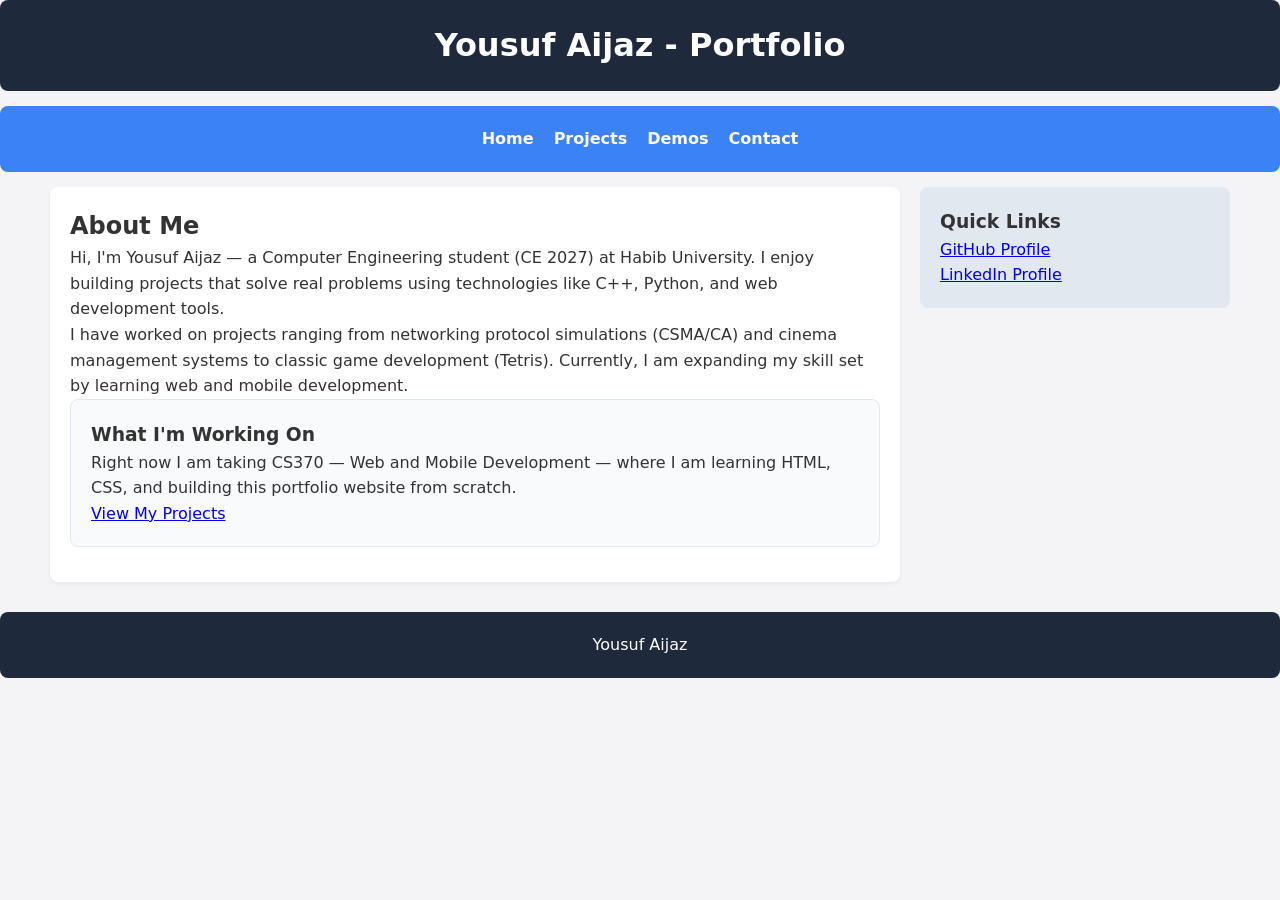
<file: index.html>
<!DOCTYPE html>
<html lang="en">

<head>
    <meta charset="UTF-8">
    <meta name="viewport" content="width=device-width , initial-scale=1.0">
    <title>My Portfolio</title>
    <link rel="stylesheet" href="mystyles.css">
</head>

<body>
    <header>
        <h1>Yousuf Aijaz - Portfolio</h1>
    </header>

    <nav>
        <a href="index.html">Home</a>
        <a href="projects.html">Projects</a>
        <a href="demos.html">Demos</a>
        <a href="contact.html">Contact</a>
    </nav>


    <div class="layout-wrapper">

        <main>
            <h2>About Me</h2>
            <p>Hi, I'm Yousuf Aijaz — a Computer Engineering student (CE 2027) at Habib University. I enjoy building projects that solve real problems using technologies like C++, Python, and web development tools.</p>

            <p>I have worked on projects ranging from networking protocol simulations (CSMA/CA) and cinema management systems to classic game development (Tetris). Currently, I am expanding my skill set by learning web and mobile development.</p>

            <article>
                <h3>What I'm Working On</h3>
                <p>Right now I am taking CS370 — Web and Mobile Development — where I am learning HTML, CSS, and building this portfolio website from scratch.</p>
                <a href="projects.html">View My Projects</a>
            </article>
        </main>

        <aside>
            <h3>Quick Links</h3>
            <p><a href="https://github.com/Yousuf7788">GitHub Profile</a></p>
            <p><a href="https://www.linkedin.com/in/yousuf-aijaz-319069333/">LinkedIn Profile</a></p>
        </aside>
    </div>

    <footer>Yousuf Aijaz</footer>
</body>
</html>
</file>
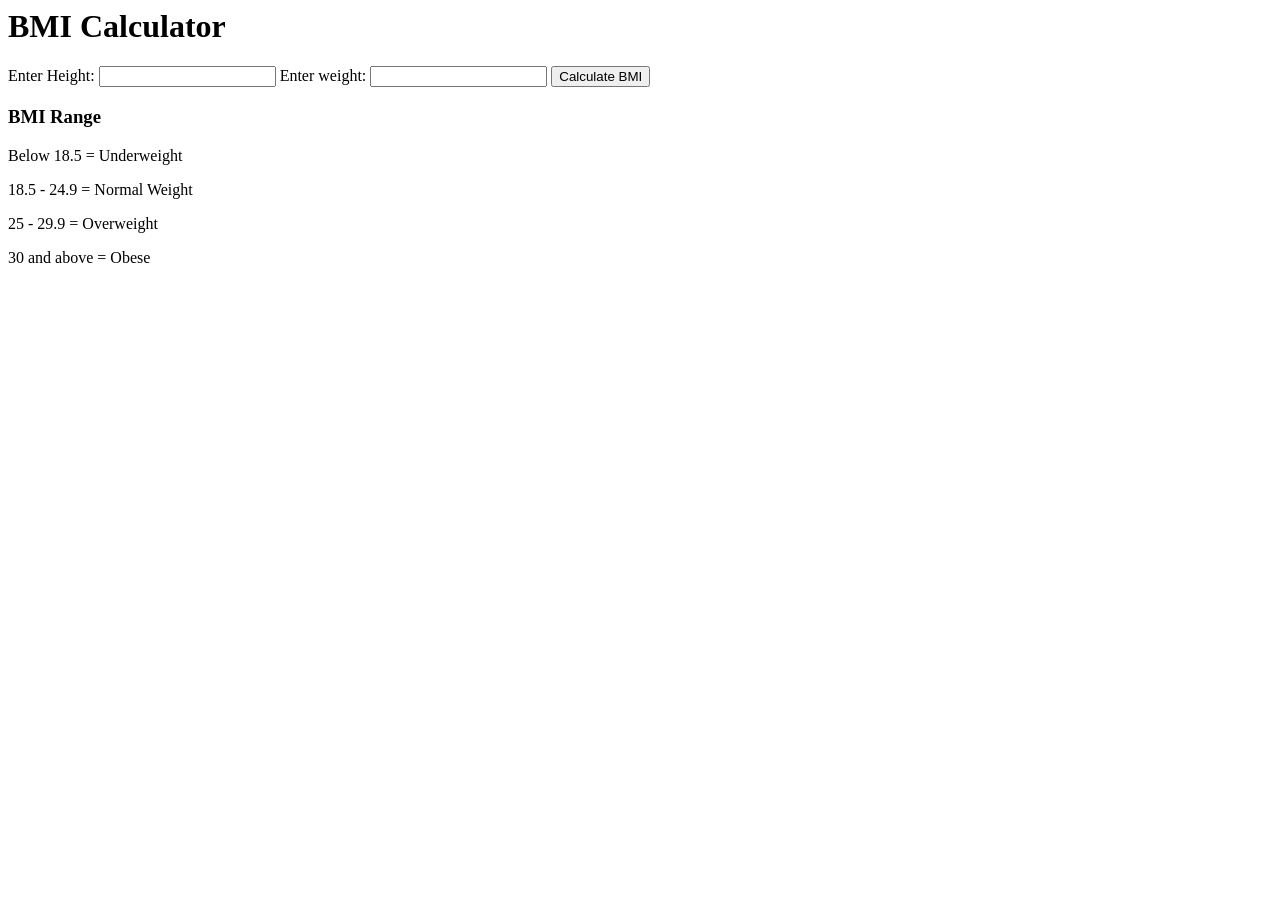
<file: BMI_calculator.html>
<html>
    <head>
        <title> BMI calculator</title>
    </head>

    <body>
        <div class="calculator">
        <h1>BMI Calculator</h1>

        <label>Enter Height:</label>
        <input type="number" id="height">

        <label>Enter weight:</label>
        <input type="number" id="weight">

        <button onclick="calculateBMI()">Calculate BMI</button>

        <div id="result"></div>

        <h3>BMI Range</h3>
        <p>Below 18.5 = Underweight</p>
        <p>18.5 - 24.9 = Normal Weight</p>
        <p>25 - 29.9 = Overweight</p>
        <p>30 and above = Obese</p>
        </div>

    </body>


    <script src="BMI.js"></script>
</html>
</file>
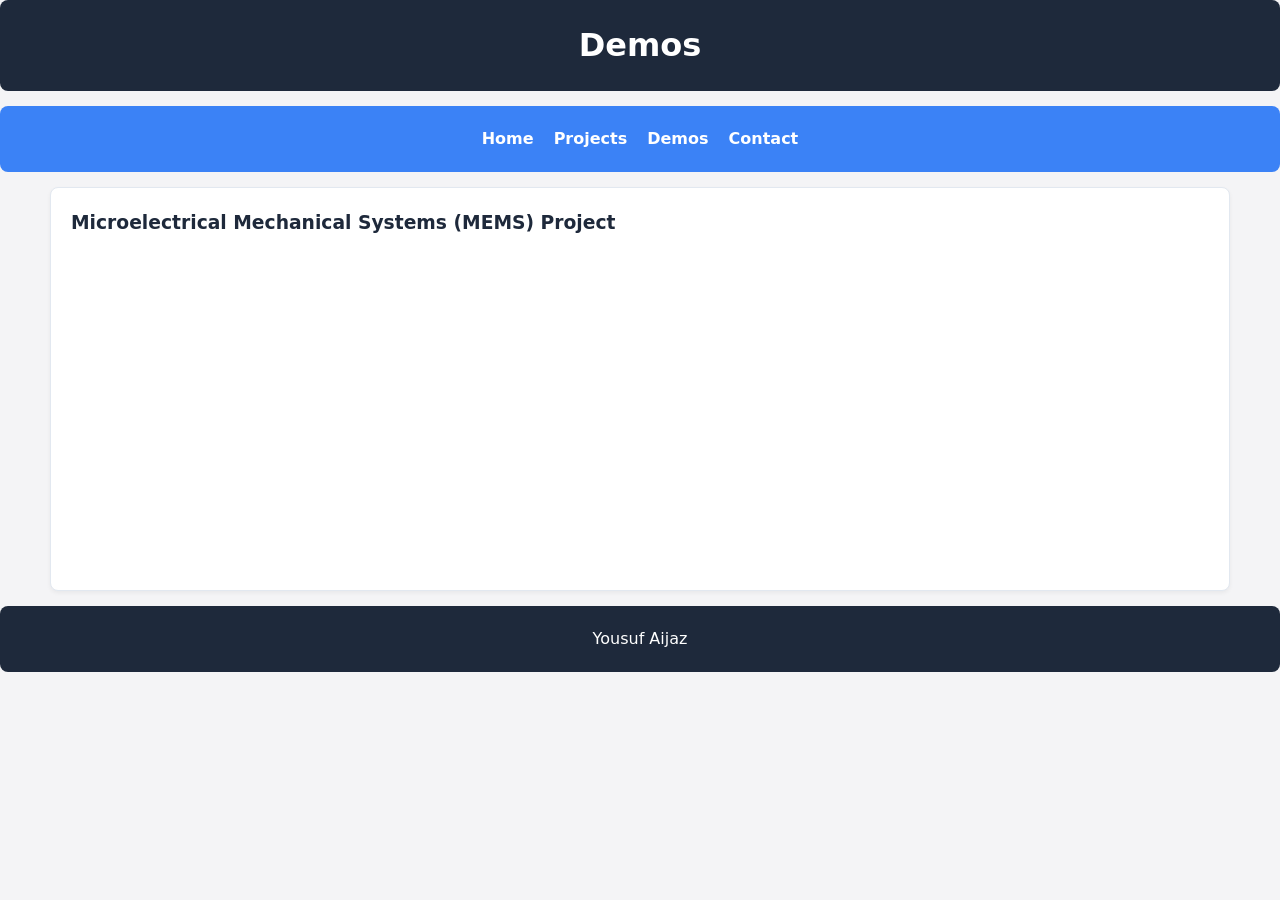
<file: demos.html>
<!DOCTYPE html>
<html lang="en">

<head>
    <meta charset="UTF-8">
    <meta name="viewport" content="width=device-width , initial-scale=1.0">
    <title>Demos</title>
    <link rel="stylesheet" href="mystyles.css">
</head>

<body>
    <header>
        <h1>Demos</h1>
    </header>

    <nav>
        <a href="index.html">Home</a>
        <a href="projects.html">Projects</a>
        <a href="demos.html">Demos</a>
        <a href="contact.html">Contact</a>
    </nav>

    <div class="page-content">

        <ul class="video-list">
            <li class="video-item">
                <h3>Microelectrical Mechanical Systems (MEMS) Project</h3>

                <iframe width="560" height="315" src="https://www.youtube.com/embed/KFhi8yn3aik" title="MEMS Project"
                    frameborder="0" referrerpolicy="strict-origin-when-cross-origin"
                    allow="accelerometer; autoplay; clipboard-write; encrypted-media; gyroscope; picture-in-picture; web-share"
                    allowfullscreen>
                </iframe>

            </li>
        </ul>

    </div>

    <footer>Yousuf Aijaz</footer>
</body>

</html>
</file>
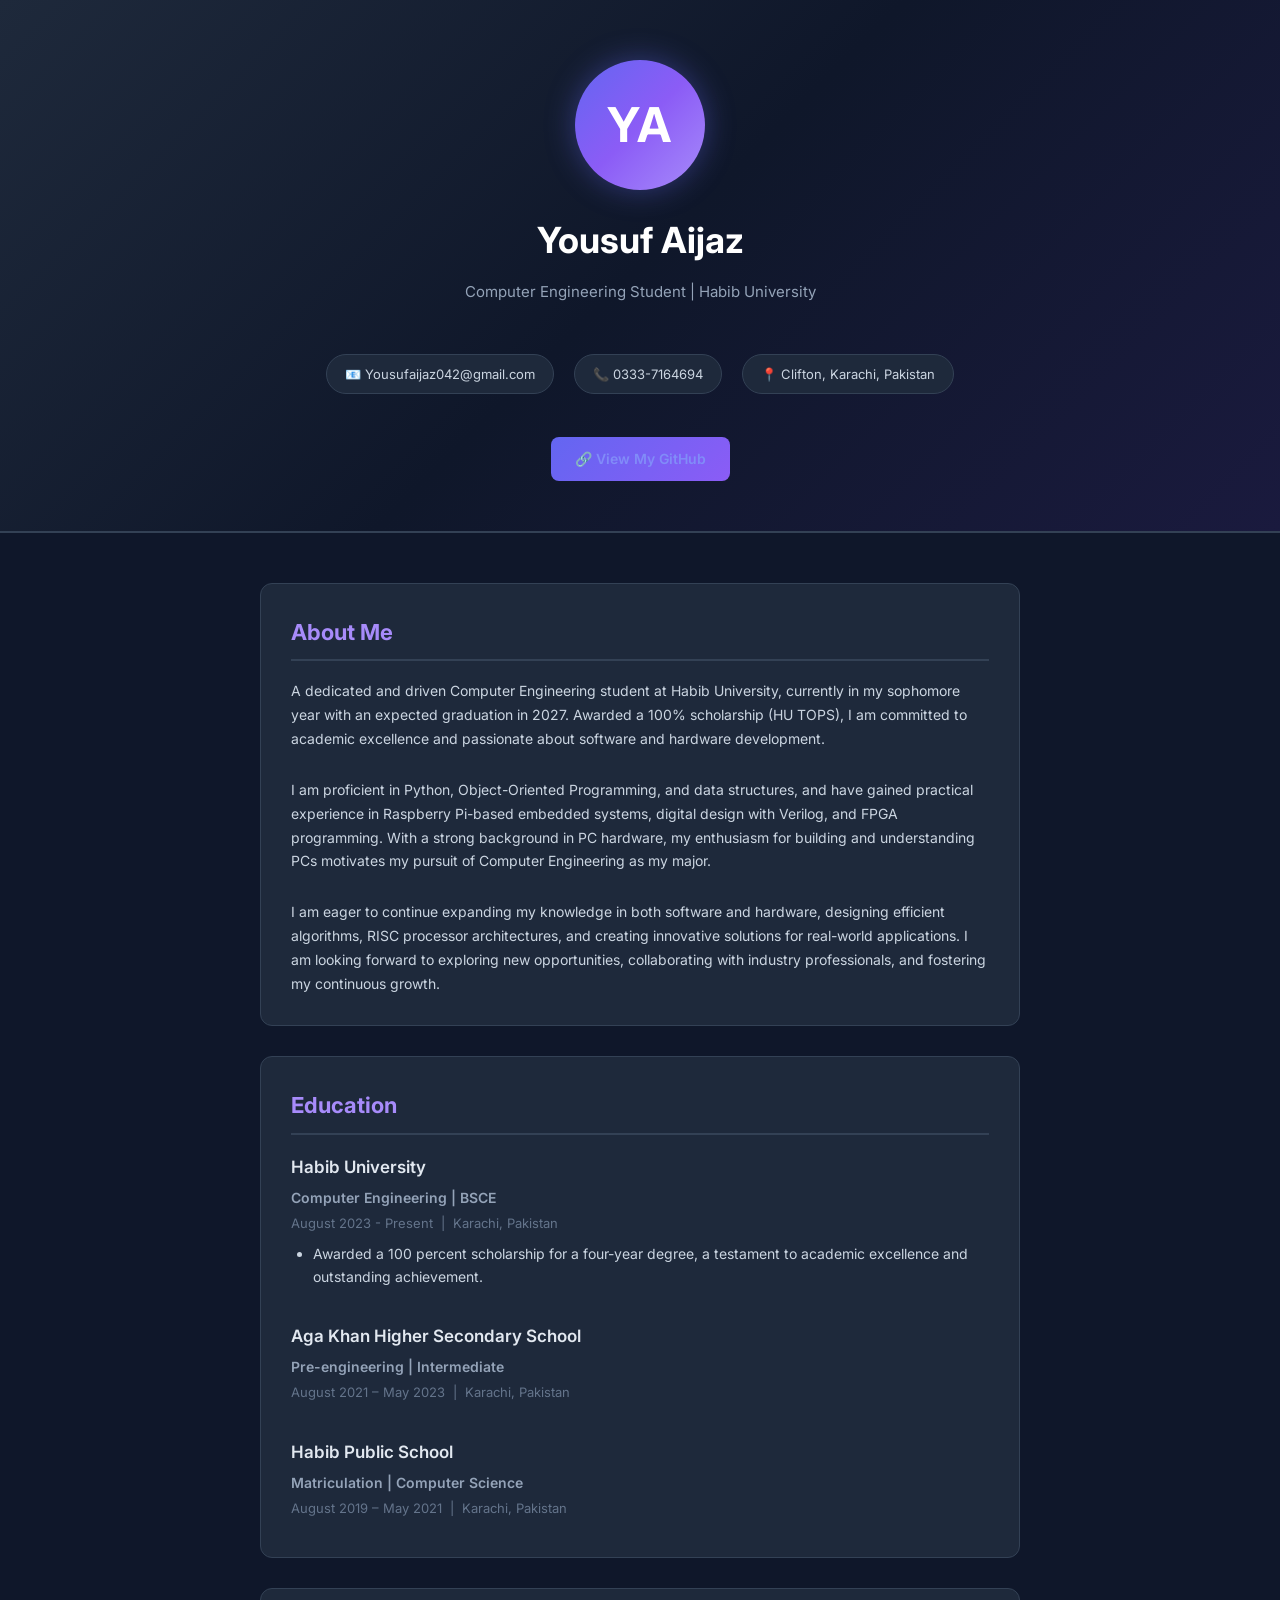
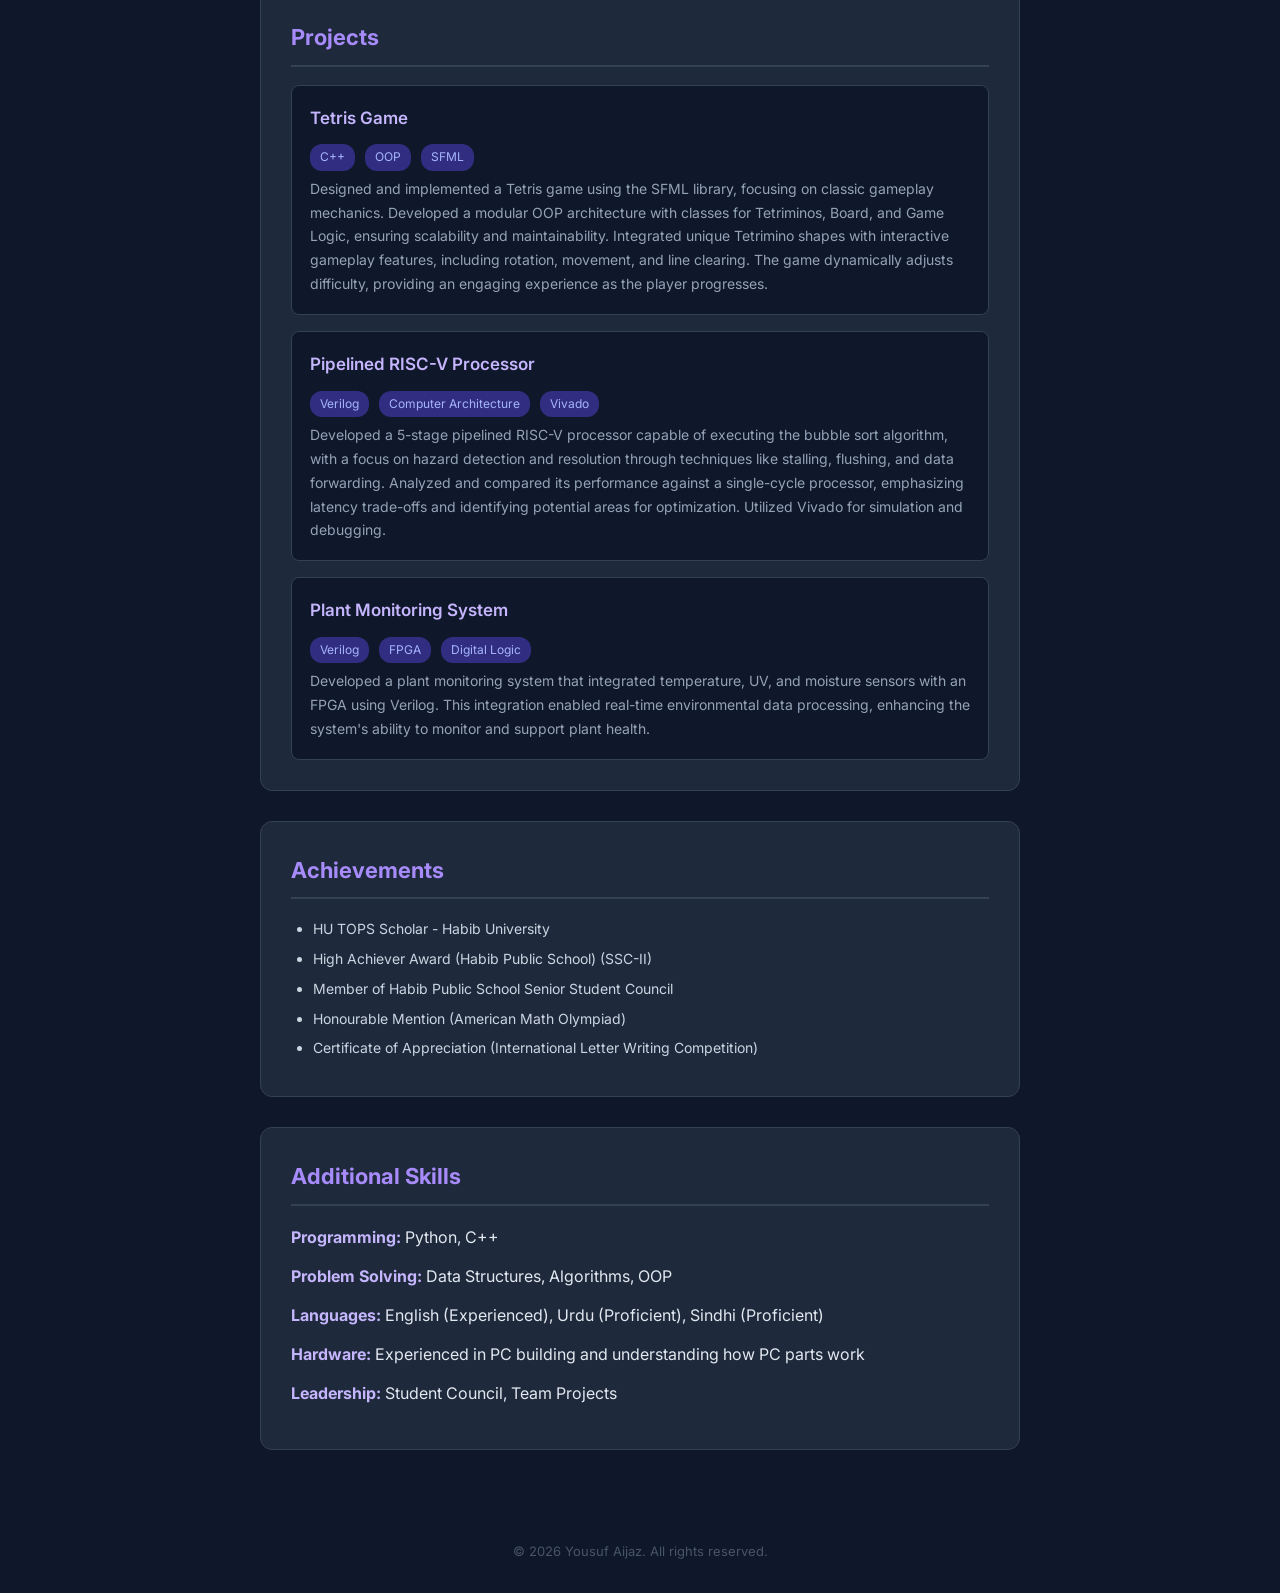
<file: portfolio.html>
<!DOCTYPE html>
<html lang="en">
<head>
    <meta charset="UTF-8">
    <meta name="viewport" content="width=device-width, initial-scale=1.0">
    <meta name="description" content="Portfolio of Yousuf Aijaz - Computer Engineering Student at Habib University">
    <title>Yousuf Aijaz | Portfolio</title>
    <link href="https://fonts.googleapis.com/css2?family=Inter:wght@400;600;700&display=swap" rel="stylesheet">
    <style>
        /* ===== BASE STYLES ===== */
        * {
            margin: 0;
            padding: 0;
            box-sizing: border-box;
        }

        body {
            font-family: 'Inter', sans-serif;
            background-color: #0f172a;
            color: #e2e8f0;
            line-height: 1.7;
        }

        /* ===== HEADER / HERO ===== */
        .hero {
            background: linear-gradient(135deg, #1e293b 0%, #0f172a 50%, #1a1a3e 100%);
            text-align: center;
            padding: 60px 20px 50px 20px;
            border-bottom: 2px solid #334155;
        }

        .avatar {
            width: 130px;
            height: 130px;
            border-radius: 50%;
            background: linear-gradient(135deg, #6366f1, #8b5cf6, #a78bfa);
            margin: 0 auto 20px auto;
            display: flex;
            align-items: center;
            justify-content: center;
            font-size: 48px;
            font-weight: 700;
            color: #ffffff;
            letter-spacing: 2px;
            box-shadow: 0 0 30px rgba(99, 102, 241, 0.4);
        }

        .hero h1 {
            font-size: 36px;
            font-weight: 700;
            color: #ffffff;
            margin-bottom: 8px;
        }

        .hero p {
            color: #94a3b8;
            font-size: 15px;
            margin-bottom: 4px;
        }

        .hero a {
            color: #818cf8;
            text-decoration: none;
        }

        .hero a:hover {
            text-decoration: underline;
        }

        .contact-row {
            margin-top: 18px;
            display: flex;
            justify-content: center;
            gap: 20px;
            flex-wrap: wrap;
        }

        .contact-row span {
            background-color: #1e293b;
            padding: 8px 18px;
            border-radius: 20px;
            font-size: 13px;
            color: #cbd5e1;
            border: 1px solid #334155;
        }

        /* ===== MAIN CONTAINER ===== */
        .container {
            max-width: 800px;
            margin: 0 auto;
            padding: 20px;
        }

        /* ===== SECTION STYLES ===== */
        .section {
            background-color: #1e293b;
            border: 1px solid #334155;
            border-radius: 12px;
            padding: 30px;
            margin-top: 30px;
        }

        h2 {
            font-size: 22px;
            font-weight: 700;
            color: #a78bfa;
            margin-bottom: 18px;
            padding-bottom: 8px;
            border-bottom: 2px solid #334155;
        }

        h3 {
            font-size: 17px;
            font-weight: 600;
            color: #e2e8f0;
            margin-bottom: 4px;
        }

        h4 {
            font-size: 14px;
            font-weight: 600;
            color: #94a3b8;
            margin-bottom: 2px;
        }

        .date {
            font-size: 13px;
            color: #64748b;
            margin-bottom: 8px;
        }

        /* ===== LISTS ===== */
        ul {
            list-style: disc;
            padding-left: 22px;
            margin-top: 6px;
            margin-bottom: 6px;
        }

        ul li {
            margin-bottom: 6px;
            font-size: 14px;
            color: #cbd5e1;
        }

        /* ===== PROJECT CARD ===== */
        .project-card {
            background-color: #0f172a;
            border: 1px solid #334155;
            border-radius: 8px;
            padding: 18px;
            margin-bottom: 16px;
        }

        .project-card:last-child {
            margin-bottom: 0;
        }

        .project-card h3 {
            color: #c4b5fd;
        }

        .project-card p {
            font-size: 14px;
            color: #94a3b8;
            margin-top: 6px;
        }

        .tag {
            display: inline-block;
            background-color: #312e81;
            color: #a5b4fc;
            padding: 3px 10px;
            border-radius: 12px;
            font-size: 12px;
            margin-right: 6px;
            margin-top: 8px;
        }

        /* ===== SKILLS ===== */
        .skill-group {
            margin-bottom: 12px;
        }

        .skill-group strong {
            color: #c4b5fd;
        }

        /* ===== GITHUB LINK ===== */
        .github-link {
            display: inline-block;
            margin-top: 16px;
            padding: 10px 24px;
            background: linear-gradient(135deg, #6366f1, #8b5cf6);
            color: #ffffff;
            text-decoration: none;
            border-radius: 8px;
            font-size: 14px;
            font-weight: 600;
            transition: opacity 0.2s;
        }

        .github-link:hover {
            opacity: 0.85;
        }

        /* ===== FOOTER ===== */
        footer {
            text-align: center;
            padding: 30px 20px;
            color: #475569;
            font-size: 13px;
            margin-top: 40px;
        }
    </style>
</head>
<body>

    <!-- ===== HERO SECTION ===== -->
    <div class="hero">
        <div class="avatar">YA</div>
        <h1>Yousuf Aijaz</h1>
        <p>Computer Engineering Student | Habib University</p>
        <br>
        <div class="contact-row">
            <span>📧 Yousufaijaz042@gmail.com</span>
            <span>📞 0333-7164694</span>
            <span>📍 Clifton, Karachi, Pakistan</span>
        </div>
        <br>
        <a href="https://github.com/" class="github-link">🔗 View My GitHub</a>
    </div>

    <!-- ===== MAIN CONTENT ===== -->
    <div class="container">

        <!-- ===== ABOUT ME ===== -->
        <div class="section">
            <h2>About Me</h2>
            <p style="font-size: 14px; color: #cbd5e1;">
                A dedicated and driven Computer Engineering student at Habib University, currently in my
                sophomore year with an expected graduation in 2027. Awarded a 100% scholarship (HU TOPS), I
                am committed to academic excellence and passionate about software and hardware development.
            </p>
            <br>
            <p style="font-size: 14px; color: #cbd5e1;">
                I am proficient in Python, Object-Oriented Programming, and data structures, and have gained
                practical experience in Raspberry Pi-based embedded systems, digital design with Verilog, and
                FPGA programming. With a strong background in PC hardware, my enthusiasm for building and
                understanding PCs motivates my pursuit of Computer Engineering as my major.
            </p>
            <br>
            <p style="font-size: 14px; color: #cbd5e1;">
                I am eager to continue expanding my knowledge in both software and hardware, designing efficient
                algorithms, RISC processor architectures, and creating innovative solutions for real-world
                applications. I am looking forward to exploring new opportunities, collaborating with industry
                professionals, and fostering my continuous growth.
            </p>
        </div>

        <!-- ===== EDUCATION ===== -->
        <div class="section">
            <h2>Education</h2>

            <h3>Habib University</h3>
            <h4>Computer Engineering | BSCE</h4>
            <p class="date">August 2023 - Present &nbsp;|&nbsp; Karachi, Pakistan</p>
            <ul>
                <li>Awarded a 100 percent scholarship for a four-year degree, a testament to academic excellence and outstanding achievement.</li>
            </ul>

            <br>

            <h3>Aga Khan Higher Secondary School</h3>
            <h4>Pre-engineering | Intermediate</h4>
            <p class="date">August 2021 – May 2023 &nbsp;|&nbsp; Karachi, Pakistan</p>

            <br>

            <h3>Habib Public School</h3>
            <h4>Matriculation | Computer Science</h4>
            <p class="date">August 2019 – May 2021 &nbsp;|&nbsp; Karachi, Pakistan</p>
        </div>

        <!-- ===== PROJECTS ===== -->
        <div class="section">
            <h2>Projects</h2>

            <div class="project-card">
                <h3>Tetris Game</h3>
                <span class="tag">C++</span>
                <span class="tag">OOP</span>
                <span class="tag">SFML</span>
                <p>
                    Designed and implemented a Tetris game using the SFML library, focusing on classic
                    gameplay mechanics. Developed a modular OOP architecture with classes for Tetriminos,
                    Board, and Game Logic, ensuring scalability and maintainability. Integrated unique Tetrimino
                    shapes with interactive gameplay features, including rotation, movement, and line clearing.
                    The game dynamically adjusts difficulty, providing an engaging experience as the player
                    progresses.
                </p>
            </div>

            <div class="project-card">
                <h3>Pipelined RISC-V Processor</h3>
                <span class="tag">Verilog</span>
                <span class="tag">Computer Architecture</span>
                <span class="tag">Vivado</span>
                <p>
                    Developed a 5-stage pipelined RISC-V processor capable of executing the bubble sort
                    algorithm, with a focus on hazard detection and resolution through techniques like stalling,
                    flushing, and data forwarding. Analyzed and compared its performance against a single-cycle
                    processor, emphasizing latency trade-offs and identifying potential areas for optimization.
                    Utilized Vivado for simulation and debugging.
                </p>
            </div>

            <div class="project-card">
                <h3>Plant Monitoring System</h3>
                <span class="tag">Verilog</span>
                <span class="tag">FPGA</span>
                <span class="tag">Digital Logic</span>
                <p>
                    Developed a plant monitoring system that integrated temperature, UV, and moisture
                    sensors with an FPGA using Verilog. This integration enabled real-time environmental data
                    processing, enhancing the system's ability to monitor and support plant health.
                </p>
            </div>
        </div>

        <!-- ===== ACHIEVEMENTS ===== -->
        <div class="section">
            <h2>Achievements</h2>
            <ul>
                <li>HU TOPS Scholar - Habib University</li>
                <li>High Achiever Award (Habib Public School) (SSC-II)</li>
                <li>Member of Habib Public School Senior Student Council</li>
                <li>Honourable Mention (American Math Olympiad)</li>
                <li>Certificate of Appreciation (International Letter Writing Competition)</li>
            </ul>
        </div>

        <!-- ===== SKILLS ===== -->
        <div class="section">
            <h2>Additional Skills</h2>

            <div class="skill-group">
                <strong>Programming:</strong> Python, C++
            </div>
            <div class="skill-group">
                <strong>Problem Solving:</strong> Data Structures, Algorithms, OOP
            </div>
            <div class="skill-group">
                <strong>Languages:</strong> English (Experienced), Urdu (Proficient), Sindhi (Proficient)
            </div>
            <div class="skill-group">
                <strong>Hardware:</strong> Experienced in PC building and understanding how PC parts work
            </div>
            <div class="skill-group">
                <strong>Leadership:</strong> Student Council, Team Projects
            </div>
        </div>

    </div>

    <!-- ===== FOOTER ===== -->
    <footer>
        &copy; 2026 Yousuf Aijaz. All rights reserved.
    </footer>

</body>
</html>
</file>
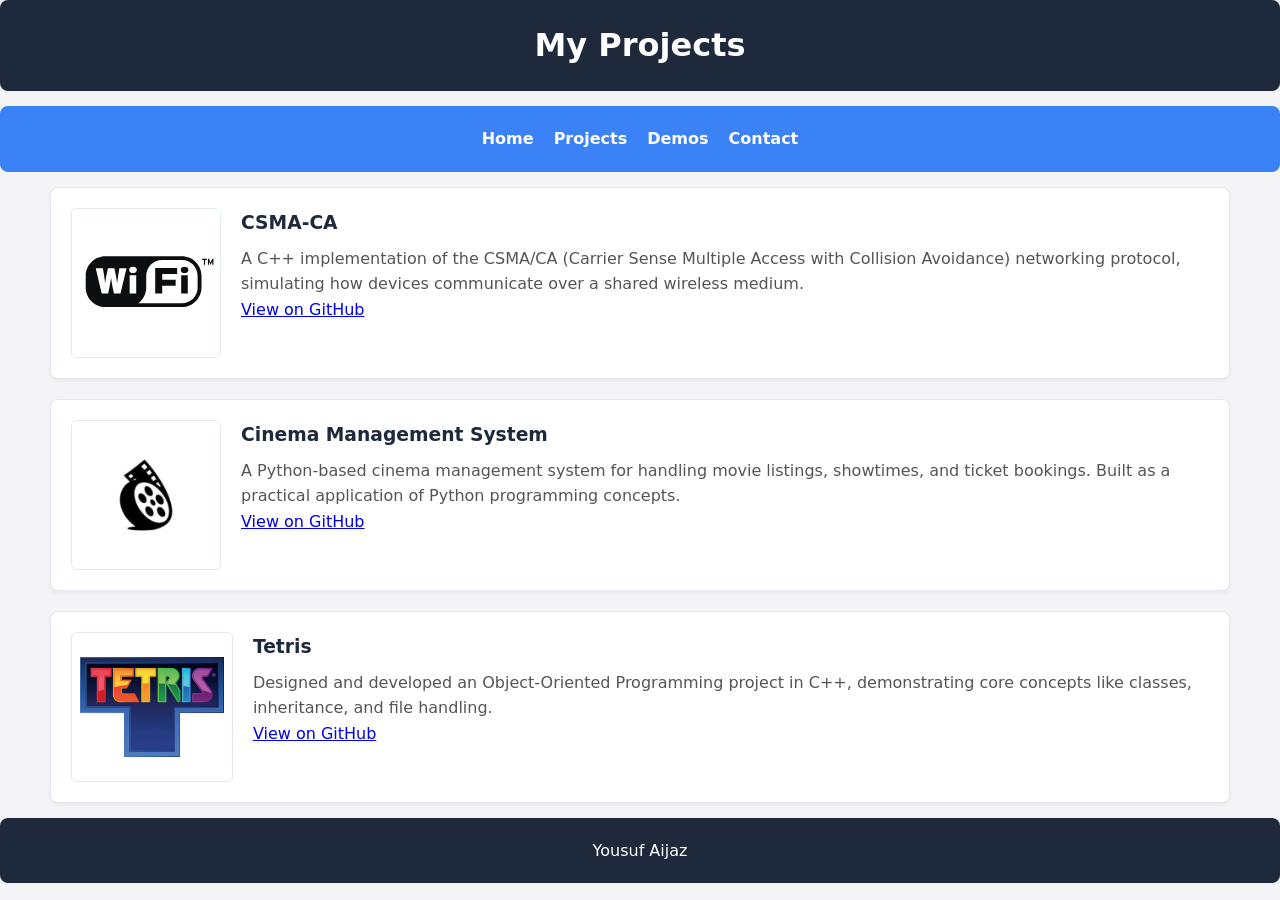
<file: projects.html>
<!DOCTYPE html>
<html lang="en">

<head>
    <meta charset="UTF-8">
    <meta name="viewport" content="width=device-width , initial-scale=1.0">
    <title>My Projects</title>
    <link rel="stylesheet" href="mystyles.css">
</head>

<body>
    <header>
        <h1>My Projects</h1>
    </header>

    <nav>
        <a href="index.html">Home</a>
        <a href="projects.html">Projects</a>
        <a href="demos.html">Demos</a>
        <a href="contact.html">Contact</a>
    </nav>

    <div class="page-content">
        <ul class="project-list">

            <li class="project-card">
                <img src="wifi.svg" alt="CSMA-CA Thumbnail">
                <div class="project-info">
                    <h3>CSMA-CA</h3>
                    <p>A C++ implementation of the CSMA/CA (Carrier Sense Multiple Access with Collision Avoidance)
                        networking protocol, simulating how devices communicate over a shared wireless medium.</p>
                    <a href="https://github.com/Yousuf7788/CSMA-CA" target="_blank">View on GitHub</a>
                </div>
            </li>

            <li class="project-card">
                <img src="cinema.jpg" alt="Cinema Management System Thumbnail">
                <div class="project-info">
                    <h3>Cinema Management System</h3>
                    <p>A Python-based cinema management system for handling movie listings, showtimes, and ticket
                        bookings. Built as a practical application of Python programming concepts.</p>
                    <a href="https://github.com/Yousuf7788/Cinema-Management-System">View on GitHub</a>
                </div>
            </li>

            <li class="project-card">
                <img src="tetris.png" alt="Tetris Thumbnail">
                <div class="project-info">
                    <h3>Tetris</h3>
                    <p>Designed and developed an Object-Oriented Programming project in C++, demonstrating core concepts
                        like classes, inheritance, and file handling.</p>
                    <a href="https://github.com/Yousuf7788/Tetris">View on GitHub</a>
                </div>
            </li>

        </ul>
    </div>

    <footer>Yousuf Aijaz</footer>
</body>

</html>
</file>
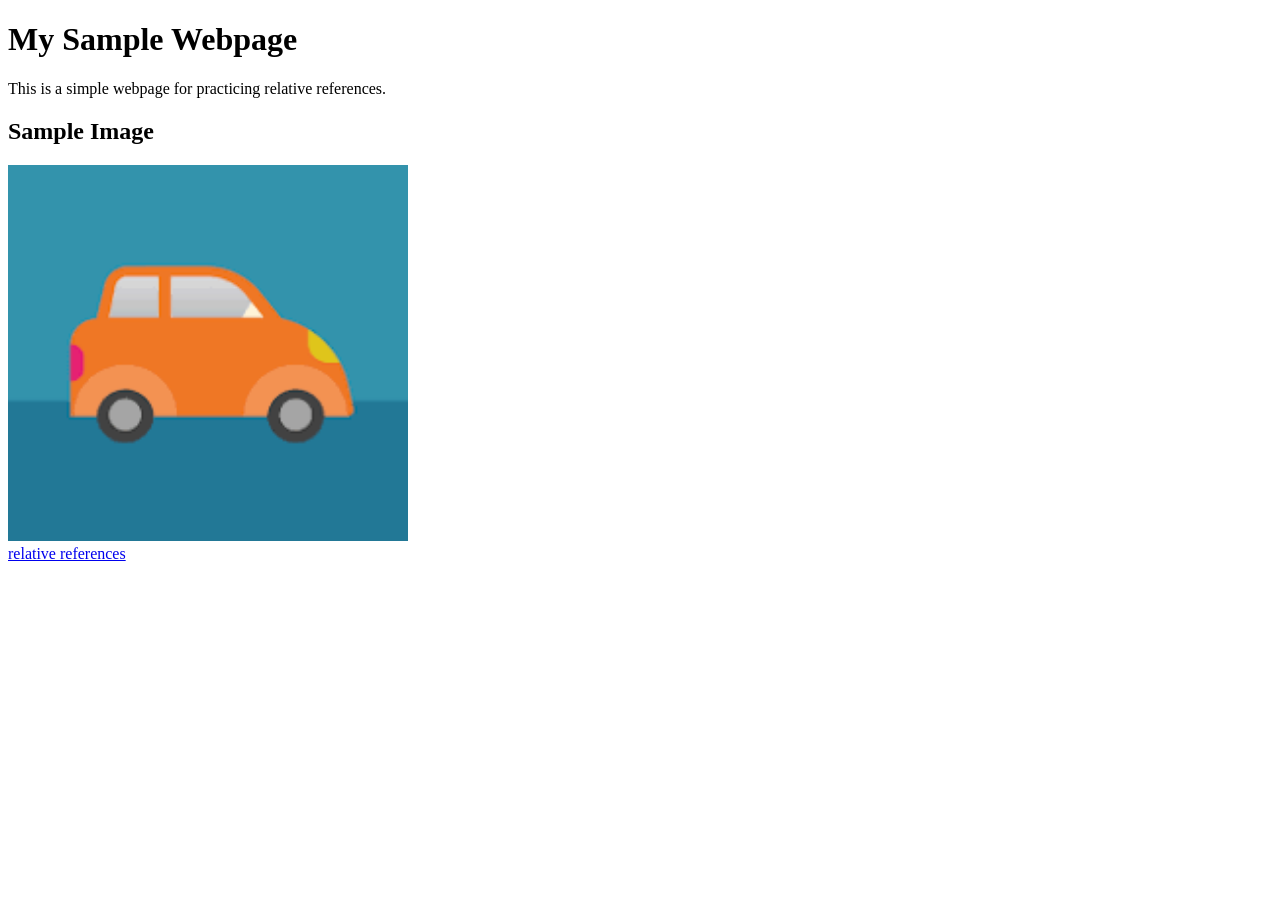
<file: W2S2.html>
<!DOCTYPE html>
<html>

<head>
    <title>Week2 S2</title>
</head>

<body>

    <h1>My Sample Webpage</h1>

    <p>This is a simple webpage for practicing relative references.</p>

    <h2>Sample Image</h2>

    <img src="./assets/car" alt="Sample Car" width="400">
    <br>
    <a href="index.html">relative references</a>

</body>

</html>
</file>
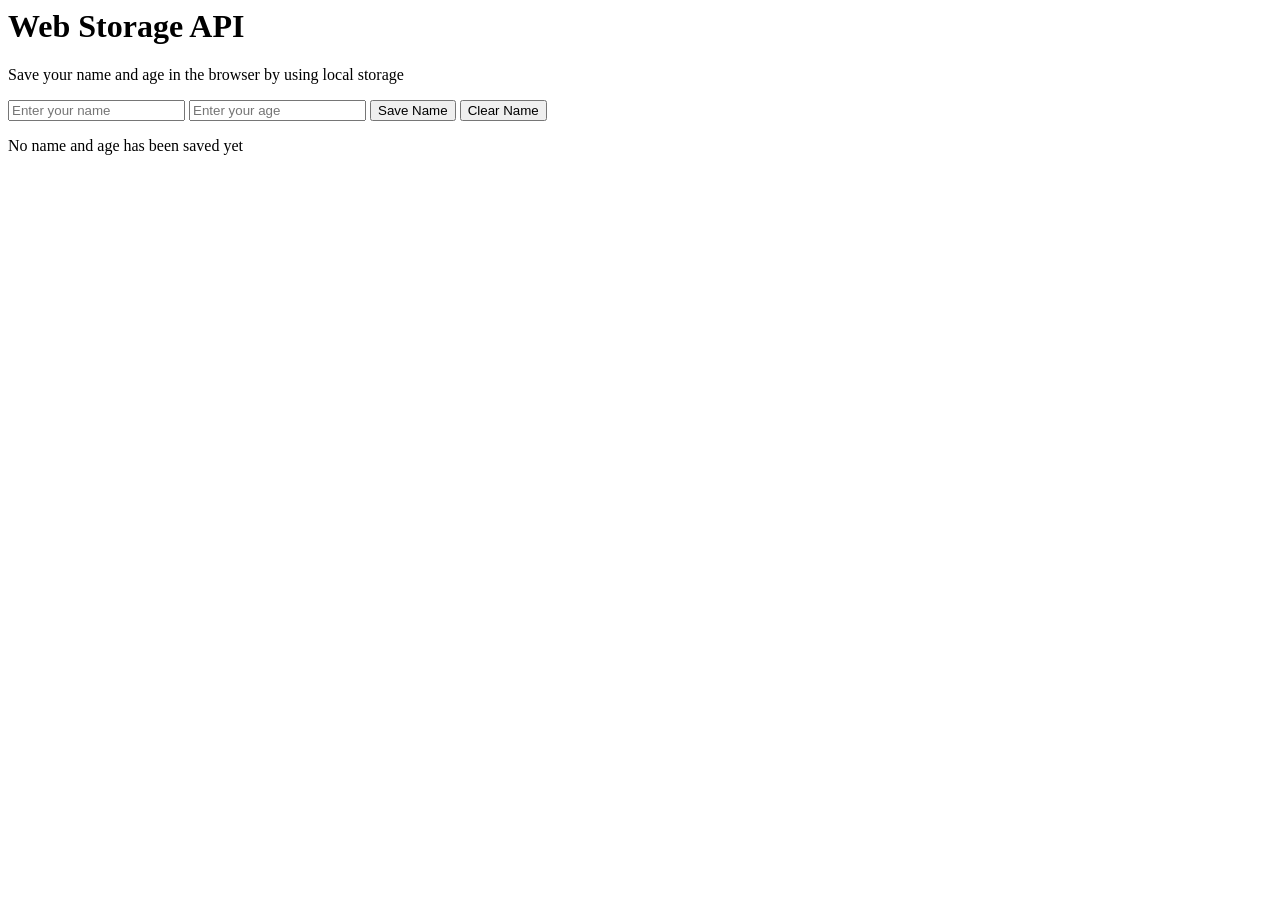
<file: webstorage.html>
<html lang="en">
<head>
    <title>HTML API Example</title>
</head>

<body>

    <h1>Web Storage API</h1>
    <p>Save your name and age in the browser by using local storage</p>

    <label for="name"></label>
    <input id="name" type="text" placeholder="Enter your name">

    <label for="age"></label>
    <input id="age" type="text" placeholder="Enter your age">

    <button id="saveButton" type="button">Save Name</button>
    <button id="clearButton" type="button">Clear Name</button>

    <p id="message"></p>

    <script>
        const nameInput = document.getElementById("name");
        const ageInput = document.getElementById("age");
        const message = document.getElementById("message");

        function showSavedData() {
            const savedName = localStorage.getItem("studentName");
            const savedAge = localStorage.getItem("studentAge");

            if (savedName && savedAge) {
                nameInput.value = savedName;
                ageInput.value = savedAge;
                message.textContent = `Welcome Back, ${savedName} and Age: ${savedAge}`;
            } else {
                message.textContent = "No name and age has been saved yet";
            }
        }

        document.getElementById("saveButton").addEventListener("click", () => {
            const name = nameInput.value.trim();
            const age = ageInput.value.trim();

            if (name && age) {
                localStorage.setItem("studentName", name);
                localStorage.setItem("studentAge", age);

                showSavedData();
            } else {
                message.textContent = "Please enter a name and age first";
            }
        });

        document.getElementById("clearButton").addEventListener("click", () => {
            localStorage.removeItem("studentName");
            localStorage.removeItem("studentAge");

            nameInput.value = "";
            ageInput.value = "";

            showSavedData();
        });

        showSavedData();

        let a = true;
        let b = false;
        
    </script>

</body>
</html>
</file>
<file: mystyles.css>
/* Base Reset */
* { box-sizing: border-box; margin: 0; padding: 0; }
body { font-family: system-ui, sans-serif; background: #f4f4f6; color: #333; line-height: 1.6; }

/* Typography & Spacing helpers */
header, nav, main, aside, footer, article { padding: 20px; border-radius: 8px; margin-bottom: 15px; }

/* 1. Header & Navigation */
header { background: #1e293b; color: white; text-align: center; }
nav { background: #3b82f6; display: flex; gap: 20px; justify-content: center; }
nav a { color: white; text-decoration: none; font-weight: bold; }
nav a:hover { text-decoration: underline; font-weight: lighter; }

/* 2. THE FLEXBOX LAYOUT CONTAINER */
.layout-wrapper {
    display: flex;
    flex-direction: row;
    gap: 20px;
    max-width: 1200px;
    margin: 0 auto 15px auto;
    padding: 0 10px;
}

/* 3. Main Content Area (Takes 3x space) */
main { background: white; flex: 3; box-shadow: 0 2px 4px rgba(0,0,0,0.05); }
article { background: #f8fafc; border: 1px solid #e2e8f0; }

/* 4. Sidebar Area (Takes 1x space) */
aside { background: #e2e8f0; flex: 1; height: fit-content; }

/* 5. Footer */
footer { background: #1e293b; color: white; text-align: center; margin-bottom: 0; }

/* 6. Responsive Breakdown for Mobile Devices */
@media (max-width: 768px) {
    .layout-wrapper {
        flex-direction: column;
    }
}

/* ========== PAGE CONTENT CONTAINER ========== */
.page-content {
    max-width: 1200px;
    margin: 15px auto;
    padding: 0 10px;
}

/* ========== PROJECTS PAGE ========== */
.project-list {
    list-style: none;
    display: flex;
    flex-direction: column;
    gap: 20px;
}

.project-card {
    display: flex;
    flex-direction: row;
    gap: 20px;
    background: white;
    border-radius: 8px;
    padding: 20px;
    box-shadow: 0 2px 4px rgba(0,0,0,0.05);
    border: 1px solid #e2e8f0;
}

.project-card img {
    width: 200px;
    height: 150px;
    object-fit: cover;
    border-radius: 6px;
    border: 1px solid #e2e8f0;
}

.project-info h3 {
    margin-bottom: 8px;
    color: #1e293b;
}

.project-info p {
    color: #555;
}

@media (max-width: 768px) {
    .project-card {
        flex-direction: column;
    }
    .project-card img {
        width: 100%;
        height: 180px;
    }
}

/* ========== DEMOS PAGE ========== */
.video-list {
    list-style: none;
    display: flex;
    flex-direction: column;
    gap: 20px;
}

.video-item {
    background: white;
    border-radius: 8px;
    padding: 20px;
    box-shadow: 0 2px 4px rgba(0,0,0,0.05);
    border: 1px solid #e2e8f0;
}

.video-item h3 {
    margin-bottom: 10px;
    color: #1e293b;
}

.video-item iframe {
    width: 100%;
    max-width: 560px;
    height: 315px;
    border: none;
    border-radius: 6px;
}

/* ========== CONTACT PAGE ========== */
.contact-card {
    background: white;
    border-radius: 8px;
    padding: 30px;
    box-shadow: 0 2px 4px rgba(0,0,0,0.05);
    border: 1px solid #e2e8f0;
    max-width: 600px;
}

.contact-card h3 {
    margin-bottom: 15px;
    color: #1e293b;
}

.contact-list {
    list-style: none;
}

.contact-list li {
    padding: 10px 0;
    border-bottom: 1px solid #e2e8f0;
}

.contact-list li:last-child {
    border-bottom: none;
}

.contact-list a {
    color: #3b82f6;
    text-decoration: none;
}

.contact-list a:hover {
    text-decoration: underline;
}
</file>
